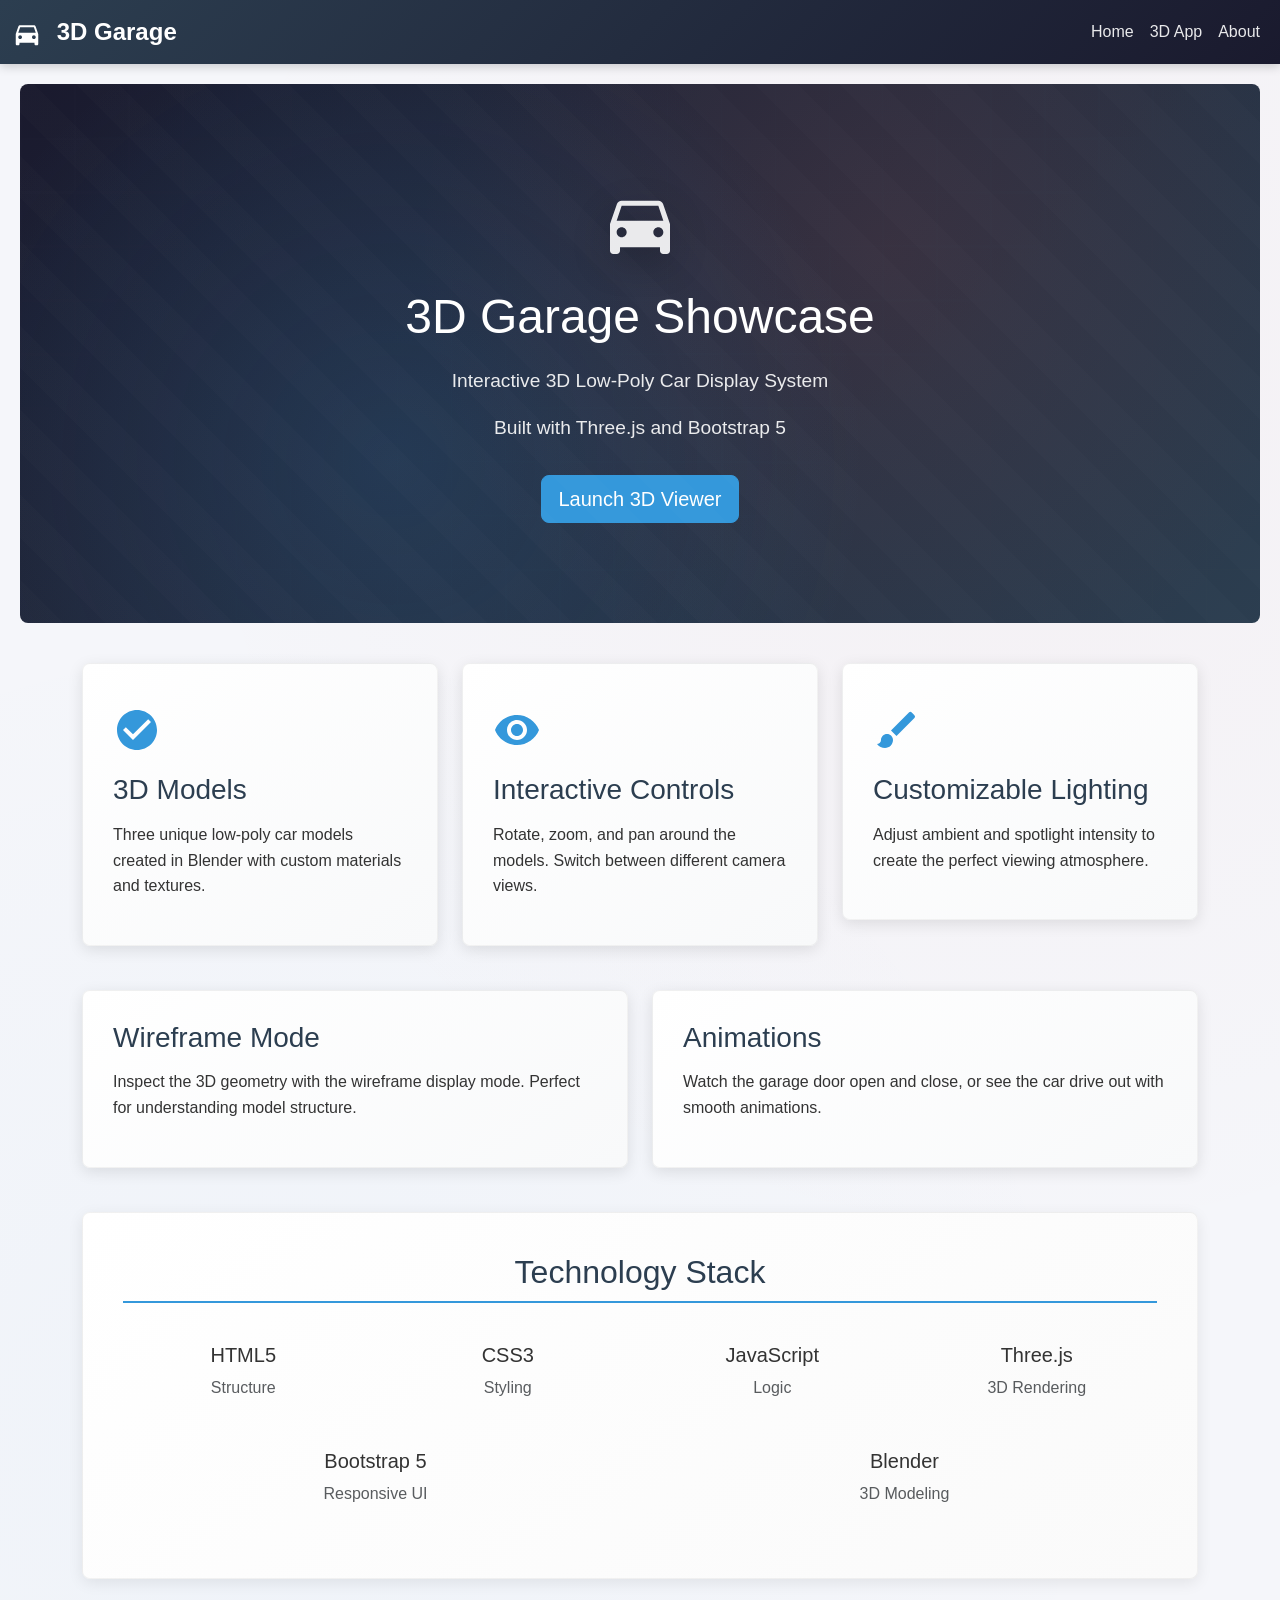
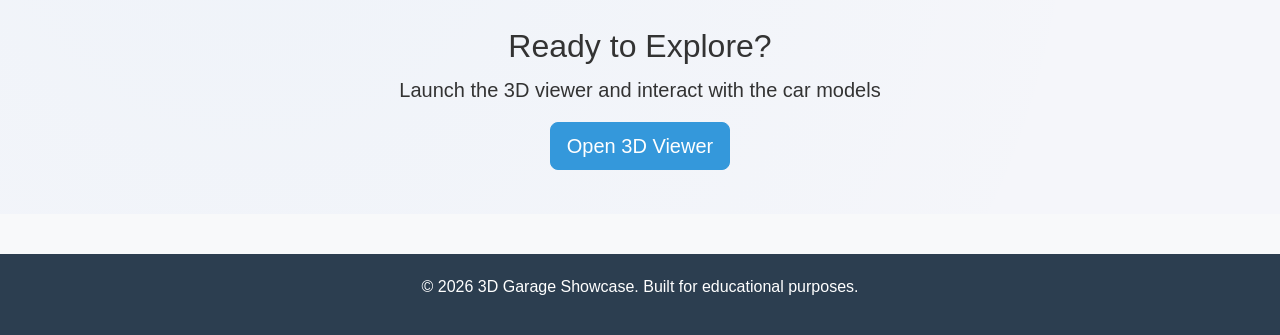
<file: index.html>
<!DOCTYPE html>
<html lang="en">
<head>
    <meta charset="UTF-8">
    <meta name="viewport" content="width=device-width, initial-scale=1.0">
    <title>3D Garage Showcase - Home</title>
    <!-- Bootstrap 5 CSS -->
    <link href="https://cdn.jsdelivr.net/npm/bootstrap@5.3.2/dist/css/bootstrap.min.css" rel="stylesheet">
    <!-- Custom CSS -->
    <link rel="stylesheet" href="css/style.css">
</head>
<body>
    <!-- Navigation -->
    <nav class="navbar navbar-expand-lg navbar-dark">
        <div class="container-fluid">
            <a class="navbar-brand" href="index.html">
                <svg width="30" height="30" viewBox="0 0 24 24" fill="currentColor" class="me-2">
                    <path d="M18.92 6.01C18.72 5.42 18.16 5 17.5 5h-11c-.66 0-1.21.42-1.42 1.01L3 12v8c0 .55.45 1 1 1h1c.55 0 1-.45 1-1v-1h12v1c0 .55.45 1 1 1h1c.55 0 1-.45 1-1v-8l-2.08-5.99zM6.5 16c-.83 0-1.5-.67-1.5-1.5S5.67 13 6.5 13s1.5.67 1.5 1.5S7.33 16 6.5 16zm11 0c-.83 0-1.5-.67-1.5-1.5s.67-1.5 1.5-1.5 1.5.67 1.5 1.5-.67 1.5-1.5 1.5zM5 11l1.5-4.5h11L19 11H5z"/>
                </svg>
                3D Garage
            </a>
            <button class="navbar-toggler" type="button" data-bs-toggle="collapse" data-bs-target="#navbarNav">
                <span class="navbar-toggler-icon"></span>
            </button>
            <div class="collapse navbar-collapse" id="navbarNav">
                <ul class="navbar-nav ms-auto">
                    <li class="nav-item">
                        <a class="nav-link active" href="index.html">Home</a>
                    </li>
                    <li class="nav-item">
                        <a class="nav-link" href="app.html">3D App</a>
                    </li>
                    <li class="nav-item">
                        <a class="nav-link" href="about.html">About</a>
                    </li>
                   
                </ul>
            </div>
        </div>
    </nav>

    <!-- Main Content -->
    <div class="main-container">
        <!-- Hero Section -->
        <div class="hero-section">
            <div class="hero-decoration"></div>
            <div class="container position-relative">
                <div class="hero-car-icon mb-4">
                    <svg width="120" height="80" viewBox="0 0 24 24" fill="currentColor" class="mx-auto d-block" style="opacity: 0.9;">
                        <path d="M18.92 6.01C18.72 5.42 18.16 5 17.5 5h-11c-.66 0-1.21.42-1.42 1.01L3 12v8c0 .55.45 1 1 1h1c.55 0 1-.45 1-1v-1h12v1c0 .55.45 1 1 1h1c.55 0 1-.45 1-1v-8l-2.08-5.99zM6.5 16c-.83 0-1.5-.67-1.5-1.5S5.67 13 6.5 13s1.5.67 1.5 1.5S7.33 16 6.5 16zm11 0c-.83 0-1.5-.67-1.5-1.5s.67-1.5 1.5-1.5 1.5.67 1.5 1.5-.67 1.5-1.5 1.5zM5 11l1.5-4.5h11L19 11H5z"/>
                    </svg>
                </div>
                <h1>3D Garage Showcase</h1>
                <p class="lead">Interactive 3D Low-Poly Car Display System</p>
                <p>Built with Three.js and Bootstrap 5</p>
                <a href="app.html" class="btn btn-primary btn-lg mt-3">Launch 3D Viewer</a>
            </div>
        </div>

        <!-- Features Section -->
        <div class="container">
            <div class="row">
                <div class="col-md-4">
                    <div class="feature-card">
                        <div class="feature-icon">
                            <svg width="48" height="48" viewBox="0 0 24 24" fill="currentColor">
                                <path d="M12 2C6.48 2 2 6.48 2 12s4.48 10 10 10 10-4.48 10-10S17.52 2 12 2zm-2 15l-5-5 1.41-1.41L10 14.17l7.59-7.59L19 8l-9 9z"/>
                            </svg>
                        </div>
                        <h3>3D Models</h3>
                        <p>Three unique low-poly car models created in Blender with custom materials and textures.</p>
                    </div>
                </div>
                <div class="col-md-4">
                    <div class="feature-card">
                        <div class="feature-icon">
                            <svg width="48" height="48" viewBox="0 0 24 24" fill="currentColor">
                                <path d="M12 4.5C7 4.5 2.73 7.61 1 12c1.73 4.39 6 7.5 11 7.5s9.27-3.11 11-7.5c-1.73-4.39-6-7.5-11-7.5zM12 17c-2.76 0-5-2.24-5-5s2.24-5 5-5 5 2.24 5 5-2.24 5-5 5zm0-8c-1.66 0-3 1.34-3 3s1.34 3 3 3 3-1.34 3-3-1.34-3-3-3z"/>
                            </svg>
                        </div>
                        <h3>Interactive Controls</h3>
                        <p>Rotate, zoom, and pan around the models. Switch between different camera views.</p>
                    </div>
                </div>
                <div class="col-md-4">
                    <div class="feature-card">
                        <div class="feature-icon">
                            <svg width="48" height="48" viewBox="0 0 24 24" fill="currentColor">
                                <path d="M7 14c-1.66 0-3 1.34-3 3 0 1.31-1.16 2-2 2 .92 1.22 2.49 2 4 2 2.21 0 4-1.79 4-4 0-1.66-1.34-3-3-3zm13.71-9.37l-1.34-1.34a.996.996 0 00-1.41 0L9 12.25 11.75 15l8.96-8.96a.996.996 0 000-1.41z"/>
                            </svg>
                        </div>
                        <h3>Customizable Lighting</h3>
                        <p>Adjust ambient and spotlight intensity to create the perfect viewing atmosphere.</p>
                    </div>
                </div>
            </div>

            <!-- Additional Features -->
            <div class="row mt-4">
                <div class="col-md-6">
                    <div class="feature-card">
                        <h3>Wireframe Mode</h3>
                        <p>Inspect the 3D geometry with the wireframe display mode. Perfect for understanding model structure.</p>
                    </div>
                </div>
                <div class="col-md-6">
                    <div class="feature-card">
                        <h3>Animations</h3>
                        <p>Watch the garage door open and close, or see the car drive out with smooth animations.</p>
                    </div>
                </div>
            </div>

            <!-- Tech Stack -->
            <div class="about-section mt-4">
                <h2 class="text-center">Technology Stack</h2>
                <div class="row text-center mt-4">
                    <div class="col-6 col-md-3">
                        <div class="p-3">
                            <h5>HTML5</h5>
                            <p class="text-muted">Structure</p>
                        </div>
                    </div>
                    <div class="col-6 col-md-3">
                        <div class="p-3">
                            <h5>CSS3</h5>
                            <p class="text-muted">Styling</p>
                        </div>
                    </div>
                    <div class="col-6 col-md-3">
                        <div class="p-3">
                            <h5>JavaScript</h5>
                            <p class="text-muted">Logic</p>
                        </div>
                    </div>
                    <div class="col-6 col-md-3">
                        <div class="p-3">
                            <h5>Three.js</h5>
                            <p class="text-muted">3D Rendering</p>
                        </div>
                    </div>
                </div>
                <div class="row text-center">
                    <div class="col-6 col-md-6">
                        <div class="p-3">
                            <h5>Bootstrap 5</h5>
                            <p class="text-muted">Responsive UI</p>
                        </div>
                    </div>
                    <div class="col-6 col-md-6">
                        <div class="p-3">
                            <h5>Blender</h5>
                            <p class="text-muted">3D Modeling</p>
                        </div>
                    </div>
                </div>
            </div>

            <!-- Call to Action -->
            <div class="text-center mt-5 mb-4">
                <h2>Ready to Explore?</h2>
                <p class="lead">Launch the 3D viewer and interact with the car models</p>
                <a href="app.html" class="btn btn-primary btn-lg">Open 3D Viewer</a>
            </div>
        </div>
    </div>

    <!-- Footer -->
    <footer>
        <div class="container">
            <p>&copy; 2026 3D Garage Showcase. Built for educational purposes.</p>
        </div>
    </footer>

    <!-- Bootstrap JS -->
    <script src="https://cdn.jsdelivr.net/npm/bootstrap@5.3.2/dist/js/bootstrap.bundle.min.js"></script>
</body>
</html>
</file>
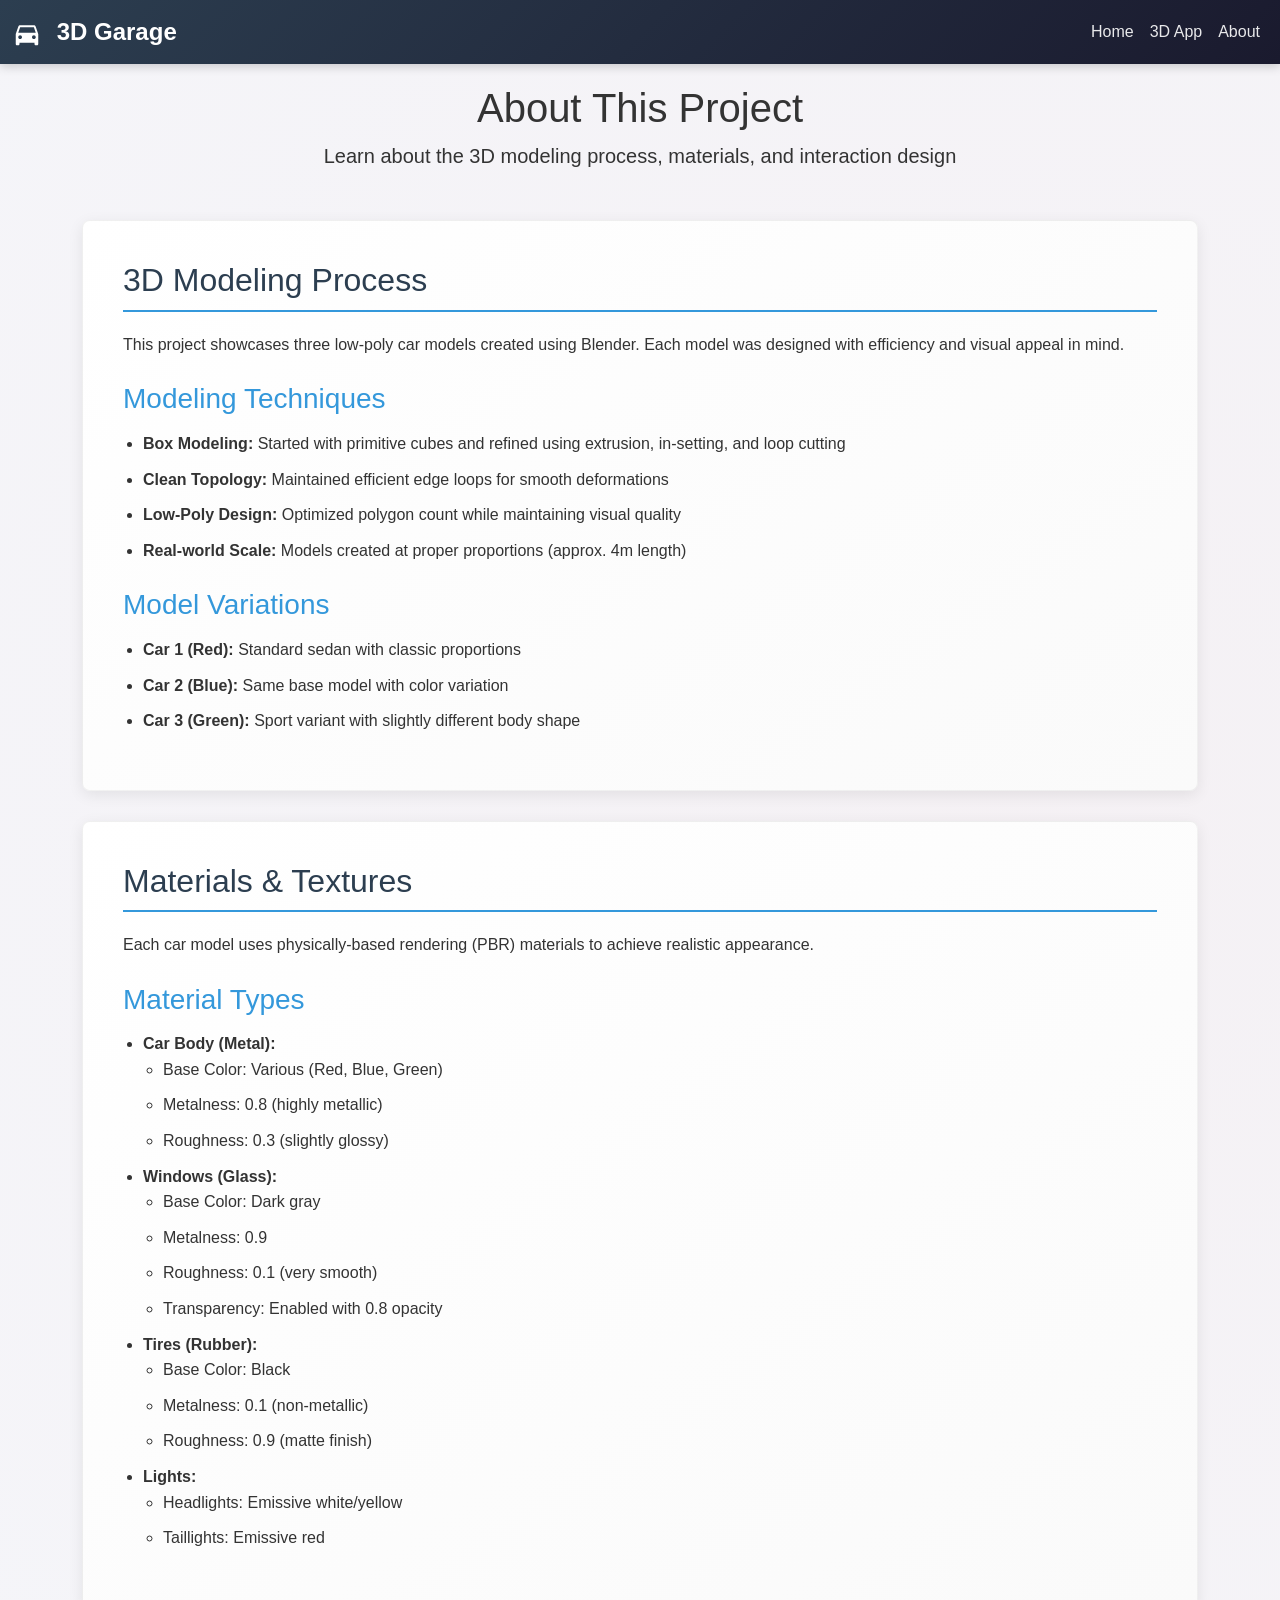
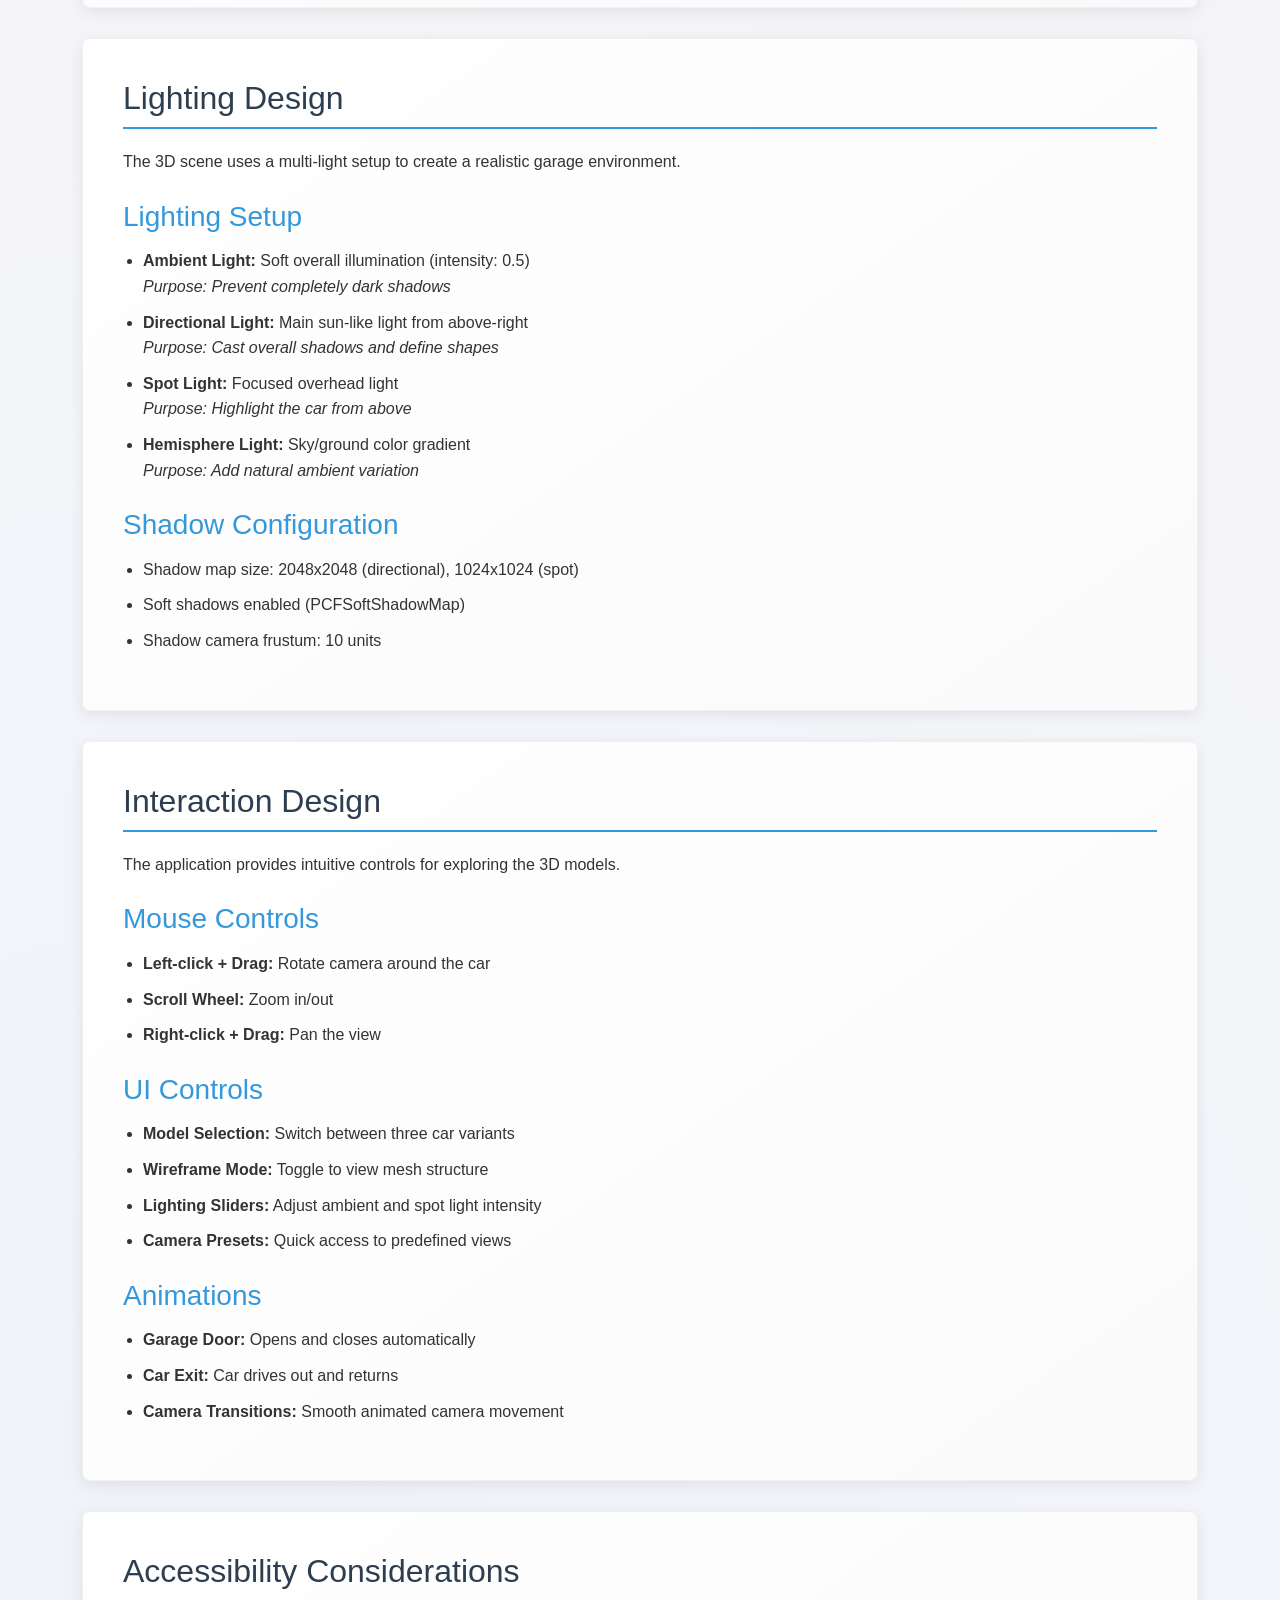
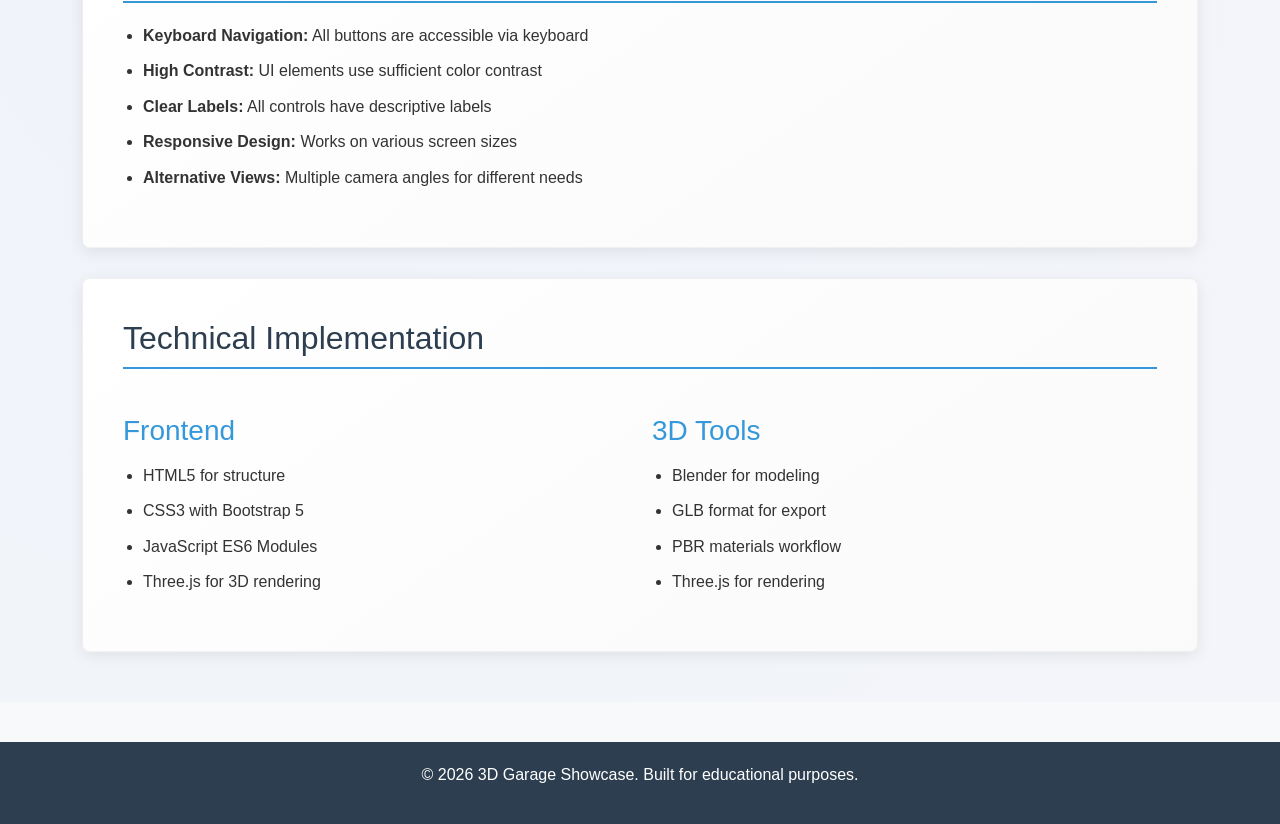
<file: about.html>
<!DOCTYPE html>
<html lang="en">
<head>
    <meta charset="UTF-8">
    <meta name="viewport" content="width=device-width, initial-scale=1.0">
    <title>3D Garage - About</title>
    <!-- Bootstrap 5 CSS -->
    <link href="https://cdn.jsdelivr.net/npm/bootstrap@5.3.2/dist/css/bootstrap.min.css" rel="stylesheet">
    <!-- Custom CSS -->
    <link rel="stylesheet" href="css/style.css">
</head>
<body>
    <!-- Navigation -->
    <nav class="navbar navbar-expand-lg navbar-dark">
        <div class="container-fluid">
            <a class="navbar-brand" href="index.html">
                <svg width="30" height="30" viewBox="0 0 24 24" fill="currentColor" class="me-2">
                    <path d="M18.92 6.01C18.72 5.42 18.16 5 17.5 5h-11c-.66 0-1.21.42-1.42 1.01L3 12v8c0 .55.45 1 1 1h1c.55 0 1-.45 1-1v-1h12v1c0 .55.45 1 1 1h1c.55 0 1-.45 1-1v-8l-2.08-5.99zM6.5 16c-.83 0-1.5-.67-1.5-1.5S5.67 13 6.5 13s1.5.67 1.5 1.5S7.33 16 6.5 16zm11 0c-.83 0-1.5-.67-1.5-1.5s.67-1.5 1.5-1.5 1.5.67 1.5 1.5-.67 1.5-1.5 1.5zM5 11l1.5-4.5h11L19 11H5z"/>
                </svg>
                3D Garage
            </a>
            <button class="navbar-toggler" type="button" data-bs-toggle="collapse" data-bs-target="#navbarNav">
                <span class="navbar-toggler-icon"></span>
            </button>
            <div class="collapse navbar-collapse" id="navbarNav">
                <ul class="navbar-nav ms-auto">
                    <li class="nav-item">
                        <a class="nav-link" href="index.html">Home</a>
                    </li>
                    <li class="nav-item">
                        <a class="nav-link" href="app.html">3D App</a>
                    </li>
                    <li class="nav-item">
                        <a class="nav-link active" href="about.html">About</a>
                    </li>
                </ul>
            </div>
        </div>
    </nav>

    <!-- Main Content -->
    <div class="main-container">
        <div class="container">
            <!-- Page Header -->
            <div class="text-center mb-5">
                <h1>About This Project</h1>
                <p class="lead">Learn about the 3D modeling process, materials, and interaction design</p>
            </div>

            <!-- Modeling Process -->
            <div class="about-section fade-in">
                <h2>3D Modeling Process</h2>
                <p>This project showcases three low-poly car models created using Blender. Each model was designed with efficiency and visual appeal in mind.</p>

                <h3>Modeling Techniques</h3>
                <ul>
                    <li><strong>Box Modeling:</strong> Started with primitive cubes and refined using extrusion, in-setting, and loop cutting</li>
                    <li><strong>Clean Topology:</strong> Maintained efficient edge loops for smooth deformations</li>
                    <li><strong>Low-Poly Design:</strong> Optimized polygon count while maintaining visual quality</li>
                    <li><strong>Real-world Scale:</strong> Models created at proper proportions (approx. 4m length)</li>
                </ul>

                <h3>Model Variations</h3>
                <ul>
                    <li><strong>Car 1 (Red):</strong> Standard sedan with classic proportions</li>
                    <li><strong>Car 2 (Blue):</strong> Same base model with color variation</li>
                    <li><strong>Car 3 (Green):</strong> Sport variant with slightly different body shape</li>
                </ul>
            </div>

            <!-- Materials Section -->
            <div class="about-section fade-in">
                <h2>Materials & Textures</h2>
                <p>Each car model uses physically-based rendering (PBR) materials to achieve realistic appearance.</p>

                <h3>Material Types</h3>
                <ul>
                    <li><strong>Car Body (Metal):</strong>
                        <ul>
                            <li>Base Color: Various (Red, Blue, Green)</li>
                            <li>Metalness: 0.8 (highly metallic)</li>
                            <li>Roughness: 0.3 (slightly glossy)</li>
                        </ul>
                    </li>
                    <li><strong>Windows (Glass):</strong>
                        <ul>
                            <li>Base Color: Dark gray</li>
                            <li>Metalness: 0.9</li>
                            <li>Roughness: 0.1 (very smooth)</li>
                            <li>Transparency: Enabled with 0.8 opacity</li>
                        </ul>
                    </li>
                    <li><strong>Tires (Rubber):</strong>
                        <ul>
                            <li>Base Color: Black</li>
                            <li>Metalness: 0.1 (non-metallic)</li>
                            <li>Roughness: 0.9 (matte finish)</li>
                        </ul>
                    </li>
                    <li><strong>Lights:</strong>
                        <ul>
                            <li>Headlights: Emissive white/yellow</li>
                            <li>Taillights: Emissive red</li>
                        </ul>
                    </li>
                </ul>
            </div>

            <!-- Lighting Design -->
            <div class="about-section fade-in">
                <h2>Lighting Design</h2>
                <p>The 3D scene uses a multi-light setup to create a realistic garage environment.</p>

                <h3>Lighting Setup</h3>
                <ul>
                    <li><strong>Ambient Light:</strong> Soft overall illumination (intensity: 0.5)
                        <br><em>Purpose: Prevent completely dark shadows</em>
                    </li>
                    <li><strong>Directional Light:</strong> Main sun-like light from above-right
                        <br><em>Purpose: Cast overall shadows and define shapes</em>
                    </li>
                    <li><strong>Spot Light:</strong> Focused overhead light
                        <br><em>Purpose: Highlight the car from above</em>
                    </li>
                    <li><strong>Hemisphere Light:</strong> Sky/ground color gradient
                        <br><em>Purpose: Add natural ambient variation</em>
                    </li>
                </ul>

                <h3>Shadow Configuration</h3>
                <ul>
                    <li>Shadow map size: 2048x2048 (directional), 1024x1024 (spot)</li>
                    <li>Soft shadows enabled (PCFSoftShadowMap)</li>
                    <li>Shadow camera frustum: 10 units</li>
                </ul>
            </div>

            <!-- Interaction Logic -->
            <div class="about-section fade-in">
                <h2>Interaction Design</h2>
                <p>The application provides intuitive controls for exploring the 3D models.</p>

                <h3>Mouse Controls</h3>
                <ul>
                    <li><strong>Left-click + Drag:</strong> Rotate camera around the car</li>
                    <li><strong>Scroll Wheel:</strong> Zoom in/out</li>
                    <li><strong>Right-click + Drag:</strong> Pan the view</li>
                </ul>

                <h3>UI Controls</h3>
                <ul>
                    <li><strong>Model Selection:</strong> Switch between three car variants</li>
                    <li><strong>Wireframe Mode:</strong> Toggle to view mesh structure</li>
                    <li><strong>Lighting Sliders:</strong> Adjust ambient and spot light intensity</li>
                    <li><strong>Camera Presets:</strong> Quick access to predefined views</li>
                </ul>

                <h3>Animations</h3>
                <ul>
                    <li><strong>Garage Door:</strong> Opens and closes automatically</li>
                    <li><strong>Car Exit:</strong> Car drives out and returns</li>
                    <li><strong>Camera Transitions:</strong> Smooth animated camera movement</li>
                </ul>
            </div>

            <!-- Accessibility -->
            <div class="about-section fade-in">
                <h2>Accessibility Considerations</h2>
                <ul>
                    <li><strong>Keyboard Navigation:</strong> All buttons are accessible via keyboard</li>
                    <li><strong>High Contrast:</strong> UI elements use sufficient color contrast</li>
                    <li><strong>Clear Labels:</strong> All controls have descriptive labels</li>
                    <li><strong>Responsive Design:</strong> Works on various screen sizes</li>
                    <li><strong>Alternative Views:</strong> Multiple camera angles for different needs</li>
                </ul>
            </div>

            <!-- Technical Stack -->
            <div class="about-section fade-in">
                <h2>Technical Implementation</h2>
                <div class="row">
                    <div class="col-md-6">
                        <h3>Frontend</h3>
                        <ul>
                            <li>HTML5 for structure</li>
                            <li>CSS3 with Bootstrap 5</li>
                            <li>JavaScript ES6 Modules</li>
                            <li>Three.js for 3D rendering</li>
                        </ul>
                    </div>
                    <div class="col-md-6">
                        <h3>3D Tools</h3>
                        <ul>
                            <li>Blender for modeling</li>
                            <li>GLB format for export</li>
                            <li>PBR materials workflow</li>
                            <li>Three.js for rendering</li>
                        </ul>
                    </div>
                </div>
            </div>
        </div>
    </div>

    <!-- Footer -->
    <footer>
        <div class="container">
            <p>&copy; 2026 3D Garage Showcase. Built for educational purposes.</p>
        </div>
    </footer>

    <!-- Bootstrap JS -->
    <script src="https://cdn.jsdelivr.net/npm/bootstrap@5.3.2/dist/js/bootstrap.bundle.min.js"></script>
</body>
</html>
</file>
<file: css/style.css>
/* ===================================
   3D Garage Showcase - Main Styles
   =================================== */

/* CSS Variables */
:root {
  --primary-color: #2c3e50;
  --secondary-color: #3498db;
  --accent-color: #e74c3c;
  --dark-bg: #1a1a2e;
  --light-bg: #f8f9fa;
  --text-color: #333;
  --border-radius: 8px;
  --transition-speed: 0.3s;
}

/* Reset & Base */
* {
  margin: 0;
  padding: 0;
  box-sizing: border-box;
}

body {
  font-family: 'Segoe UI', Tahoma, Geneva, Verdana, sans-serif;
  line-height: 1.6;
  color: var(--text-color);
  background-color: var(--light-bg);
}

/* Header & Navigation */
.navbar-brand {
  font-weight: 700;
  font-size: 1.5rem;
}

.navbar {
  background: linear-gradient(135deg, var(--primary-color), var(--dark-bg)) !important;
  box-shadow: 0 2px 10px rgba(0, 0, 0, 0.2);
}

.navbar-dark .navbar-nav .nav-link {
  color: rgba(255, 255, 255, 0.9);
  transition: color var(--transition-speed);
}

.navbar-dark .navbar-nav .nav-link:hover {
  color: var(--secondary-color);
}

/* Main Container */
.main-container {
  min-height: calc(100vh - 56px);
  padding: 20px;
  background-color: #f5f6fa;
  background-image:
    radial-gradient(circle at 20% 80%, rgba(52, 152, 219, 0.03) 0%, transparent 50%),
    radial-gradient(circle at 80% 20%, rgba(231, 76, 60, 0.03) 0%, transparent 50%);
}

/* Home Page Hero */
.hero-section {
  background:
    linear-gradient(135deg, rgba(26, 26, 46, 0.95), rgba(44, 62, 80, 0.95)),
    url('data:image/svg+xml,<svg xmlns="http://www.w3.org/2000/svg" viewBox="0 0 100 100"><defs><pattern id="grid" width="10" height="10" patternUnits="userSpaceOnUse"><path d="M 10 0 L 0 0 0 10" fill="none" stroke="rgba(255,255,255,0.05)" stroke-width="0.5"/></pattern></defs><rect width="100" height="100" fill="url(%23grid)"/></svg>'),
    linear-gradient(135deg, var(--dark-bg), var(--primary-color));
  color: white;
  padding: 100px 0;
  text-align: center;
  border-radius: var(--border-radius);
  margin-bottom: 40px;
  position: relative;
  overflow: hidden;
}

.hero-section::before {
  content: '';
  position: absolute;
  top: 0;
  left: 0;
  right: 0;
  bottom: 0;
  background: radial-gradient(circle at 30% 70%, rgba(52, 152, 219, 0.15) 0%, transparent 50%),
              radial-gradient(circle at 70% 30%, rgba(231, 76, 60, 0.1) 0%, transparent 50%);
  pointer-events: none;
}

.hero-section::after {
  content: '';
  position: absolute;
  top: -50%;
  left: -50%;
  width: 200%;
  height: 200%;
  background: repeating-linear-gradient(
    45deg,
    transparent,
    transparent 30px,
    rgba(255, 255, 255, 0.01) 30px,
    rgba(255, 255, 255, 0.01) 60px
  );
  pointer-events: none;
}

.hero-car-icon {
  animation: float 3s ease-in-out infinite;
}

.hero-car-icon svg {
  filter: drop-shadow(0 10px 20px rgba(0, 0, 0, 0.3));
}

@keyframes float {
  0%, 100% { transform: translateY(0); }
  50% { transform: translateY(-10px); }
}

.hero-section h1 {
  font-size: 3rem;
  margin-bottom: 20px;
}

.hero-section p {
  font-size: 1.2rem;
  opacity: 0.9;
}

/* Feature Cards */
.feature-card {
  background: linear-gradient(145deg, #ffffff, #f8f9fa);
  border-radius: var(--border-radius);
  padding: 30px;
  margin-bottom: 20px;
  box-shadow: 0 4px 15px rgba(0, 0, 0, 0.1);
  transition: transform var(--transition-speed), box-shadow var(--transition-speed);
  border: 1px solid rgba(0, 0, 0, 0.05);
}

.feature-card:hover {
  transform: translateY(-5px);
  box-shadow: 0 8px 25px rgba(0, 0, 0, 0.15);
}

.feature-card h3 {
  color: var(--primary-color);
  margin-bottom: 15px;
}

.feature-icon {
  font-size: 2.5rem;
  color: var(--secondary-color);
  margin-bottom: 15px;
}

/* 3D App Layout */
.app-layout {
  display: flex;
  gap: 20px;
  height: calc(100vh - 120px);
}

.control-panel {
  width: 320px;
  background: white;
  border-radius: var(--border-radius);
  padding: 20px;
  box-shadow: 0 4px 15px rgba(0, 0, 0, 0.1);
  overflow-y: auto;
}

.control-section {
  margin-bottom: 25px;
  padding-bottom: 20px;
  border-bottom: 1px solid #eee;
}

.control-section:last-child {
  border-bottom: none;
}

.control-section h4 {
  color: var(--primary-color);
  font-size: 1rem;
  margin-bottom: 15px;
  text-transform: uppercase;
  letter-spacing: 1px;
}

/* Buttons */
.btn-group-custom {
  display: flex;
  flex-wrap: wrap;
  gap: 8px;
}

/* Color Picker */
.color-picker-container {
  display: flex;
  align-items: center;
  gap: 8px;
}

.color-picker-container input[type="color"] {
  width: 50px;
  height: 35px;
  border: none;
  border-radius: var(--border-radius);
  cursor: pointer;
  padding: 2px;
}

.color-picker-container input[type="color"]::-webkit-color-swatch-wrapper {
  padding: 0;
}

.color-picker-container input[type="color"]::-webkit-color-swatch {
  border-radius: 4px;
  border: 1px solid #ddd;
}

.btn {
  border-radius: var(--border-radius);
  padding: 8px 16px;
  font-weight: 500;
  transition: all var(--transition-speed);
}

.btn-primary {
  background-color: var(--secondary-color);
  border-color: var(--secondary-color);
}

.btn-primary:hover {
  background-color: #2980b9;
  border-color: #2980b9;
}

.btn-outline-primary {
  color: var(--secondary-color);
  border-color: var(--secondary-color);
}

.btn-outline-primary:hover,
.btn-outline-primary.active {
  background-color: var(--secondary-color);
  color: white;
}

.btn-danger {
  background-color: var(--accent-color);
  border-color: var(--accent-color);
}

/* 3D Canvas Container */
.canvas-container {
  flex: 1;
  background: var(--dark-bg);
  border-radius: var(--border-radius);
  overflow: hidden;
  position: relative;
}

#three-canvas {
  width: 100%;
  height: 100%;
  display: block;
}

/* Slider Controls */
.slider-container {
  margin-top: 10px;
}

.slider-container label {
  display: block;
  margin-bottom: 8px;
  font-weight: 500;
  color: var(--text-color);
}

.slider-container input[type="range"] {
  width: 100%;
  height: 6px;
  border-radius: 3px;
  background: #ddd;
  outline: none;
}

.slider-container input[type="range"]::-webkit-slider-thumb {
  -webkit-appearance: none;
  width: 18px;
  height: 18px;
  border-radius: 50%;
  background: var(--secondary-color);
  cursor: pointer;
}

/* Status Display */
.status-display {
  background: var(--dark-bg);
  color: white;
  padding: 15px;
  border-radius: var(--border-radius);
  margin-top: 20px;
  font-family: 'Courier New', monospace;
}

.status-item {
  display: flex;
  justify-content: space-between;
  padding: 5px 0;
}

.status-label {
  color: #aaa;
}

.status-value {
  color: var(--secondary-color);
  font-weight: 600;
}

/* About Page */
.about-section {
  background: linear-gradient(145deg, #ffffff, #fafafa);
  border-radius: var(--border-radius);
  padding: 40px;
  margin-bottom: 30px;
  box-shadow: 0 4px 15px rgba(0, 0, 0, 0.08);
  border: 1px solid rgba(0, 0, 0, 0.05);
}

.about-section h2 {
  color: var(--primary-color);
  margin-bottom: 20px;
  padding-bottom: 10px;
  border-bottom: 2px solid var(--secondary-color);
}

.about-section h3 {
  color: var(--secondary-color);
  margin-top: 25px;
  margin-bottom: 15px;
}

.about-section ul {
  padding-left: 20px;
}

.about-section li {
  margin-bottom: 10px;
}

/* References Page */
.reference-card {
  background: white;
  border-left: 4px solid var(--secondary-color);
  border-radius: var(--border-radius);
  padding: 20px;
  margin-bottom: 20px;
  box-shadow: 0 2px 10px rgba(0, 0, 0, 0.1);
}

.reference-card h4 {
  color: var(--primary-color);
  margin-bottom: 10px;
}

.reference-card a {
  color: var(--secondary-color);
  text-decoration: none;
}

.reference-card a:hover {
  text-decoration: underline;
}

/* Footer */
footer {
  background: var(--primary-color);
  color: white;
  padding: 20px 0;
  text-align: center;
  margin-top: 40px;
}

/* Loading Screen */
.loading-screen {
  position: fixed;
  top: 0;
  left: 0;
  width: 100%;
  height: 100%;
  background: var(--dark-bg);
  display: flex;
  justify-content: center;
  align-items: center;
  z-index: 9999;
  transition: opacity 0.5s;
}

.loading-spinner {
  width: 50px;
  height: 50px;
  border: 4px solid rgba(255, 255, 255, 0.1);
  border-top-color: var(--secondary-color);
  border-radius: 50%;
  animation: spin 1s linear infinite;
}

@keyframes spin {
  to {
    transform: rotate(360deg);
  }
}

.loading-screen.hidden {
  opacity: 0;
  pointer-events: none;
}

/* Responsive Design */
@media (max-width: 992px) {
  .app-layout {
    flex-direction: column-reverse;
    height: auto;
  }

  .control-panel {
    width: 100%;
  }

  .canvas-container {
    height: 50vh;
    min-height: 400px;
  }

  .hero-section h1 {
    font-size: 2rem;
  }
}

@media (max-width: 768px) {
  .control-panel {
    padding: 15px;
  }

  .btn-group-custom {
    flex-direction: column;
  }

  .btn-group-custom .btn {
    width: 100%;
  }

  .about-section {
    padding: 20px;
  }
}

/* Utility Classes */
.text-center {
  text-align: center;
}

.mb-3 {
  margin-bottom: 1rem;
}

.mt-3 {
  margin-top: 1rem;
}

.p-3 {
  padding: 1rem;
}

/* Animation Classes */
.fade-in {
  animation: fadeIn 0.5s ease-in;
}

@keyframes fadeIn {
  from {
    opacity: 0;
    transform: translateY(20px);
  }
  to {
    opacity: 1;
    transform: translateY(0);
  }
}

/* Toggle Switch */
.toggle-switch {
  position: relative;
  display: inline-block;
  width: 50px;
  height: 24px;
}

.toggle-switch input {
  opacity: 0;
  width: 0;
  height: 0;
}

.toggle-slider {
  position: absolute;
  cursor: pointer;
  top: 0;
  left: 0;
  right: 0;
  bottom: 0;
  background-color: #ccc;
  transition: 0.4s;
  border-radius: 24px;
}

.toggle-slider:before {
  position: absolute;
  content: "";
  height: 18px;
  width: 18px;
  left: 3px;
  bottom: 3px;
  background-color: white;
  transition: 0.4s;
  border-radius: 50%;
}

input:checked + .toggle-slider {
  background-color: var(--secondary-color);
}

input:checked + .toggle-slider:before {
  transform: translateX(26px);
}
</file>
